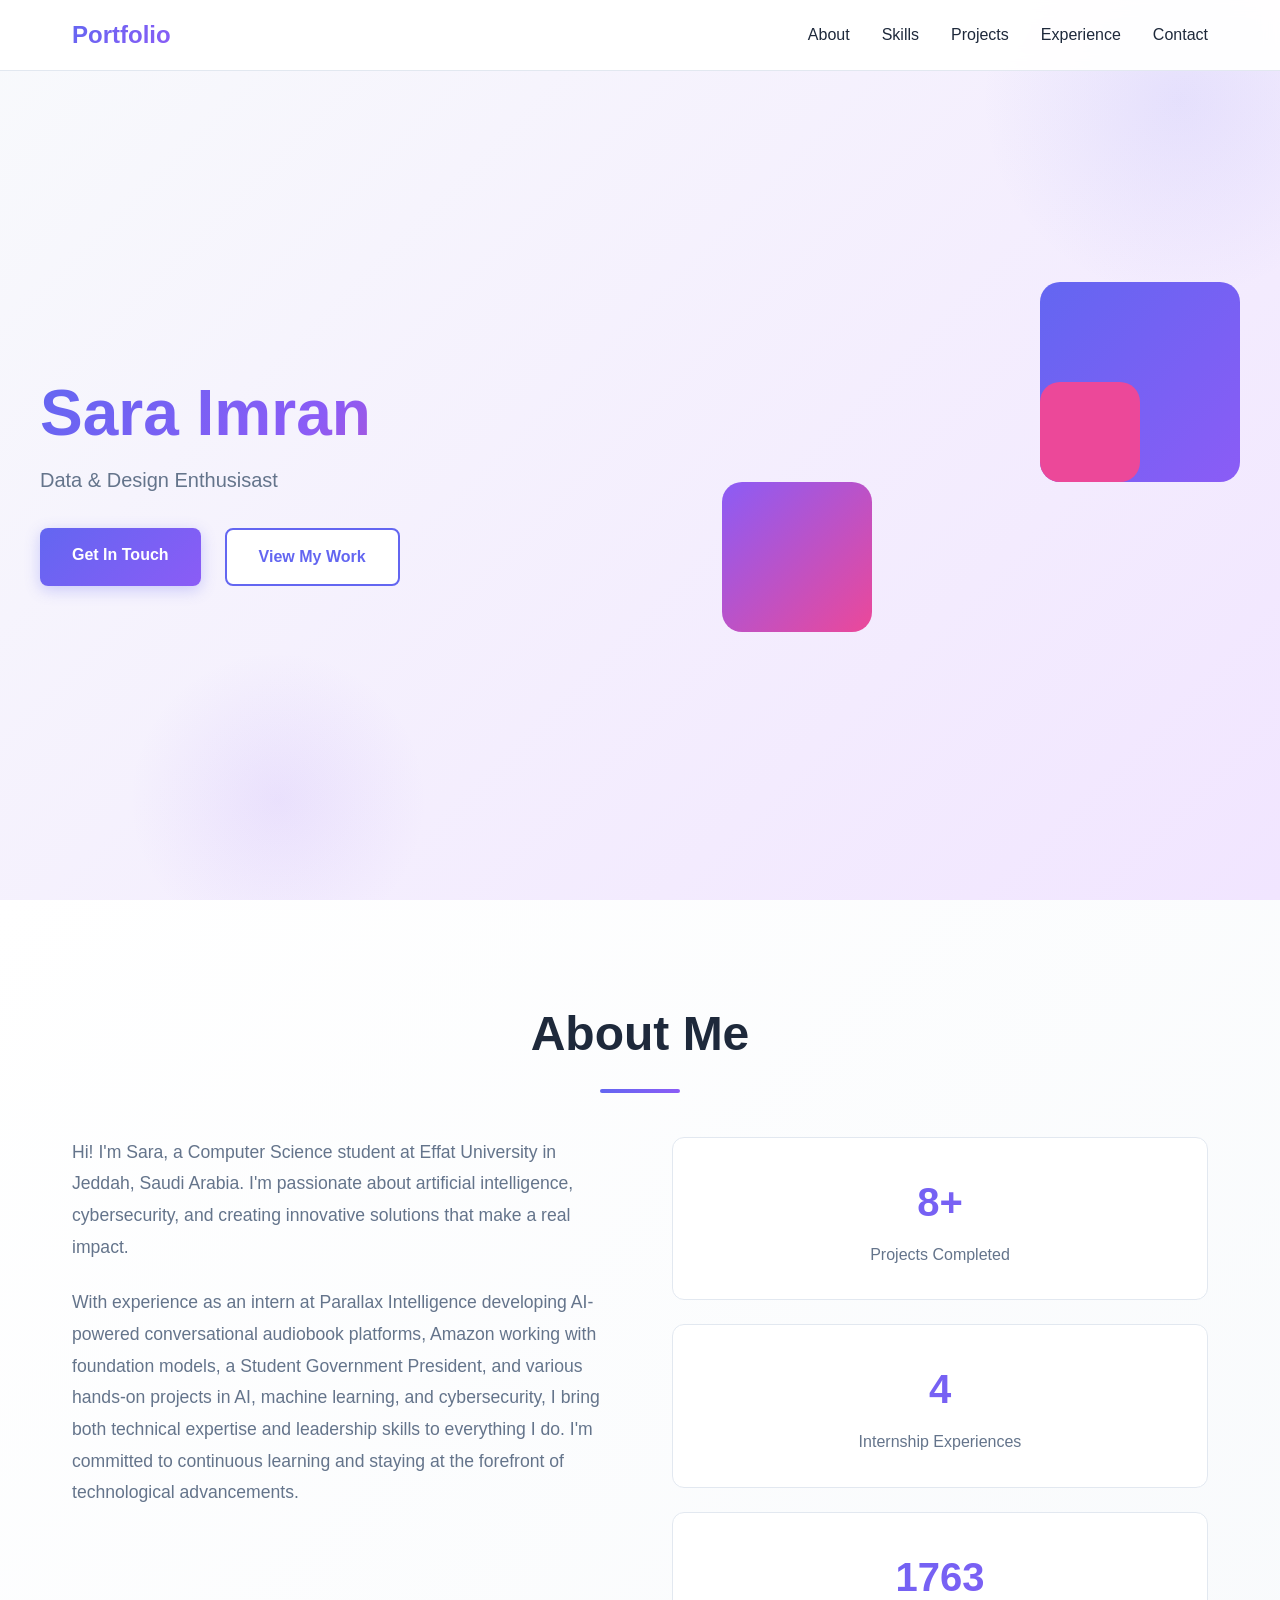
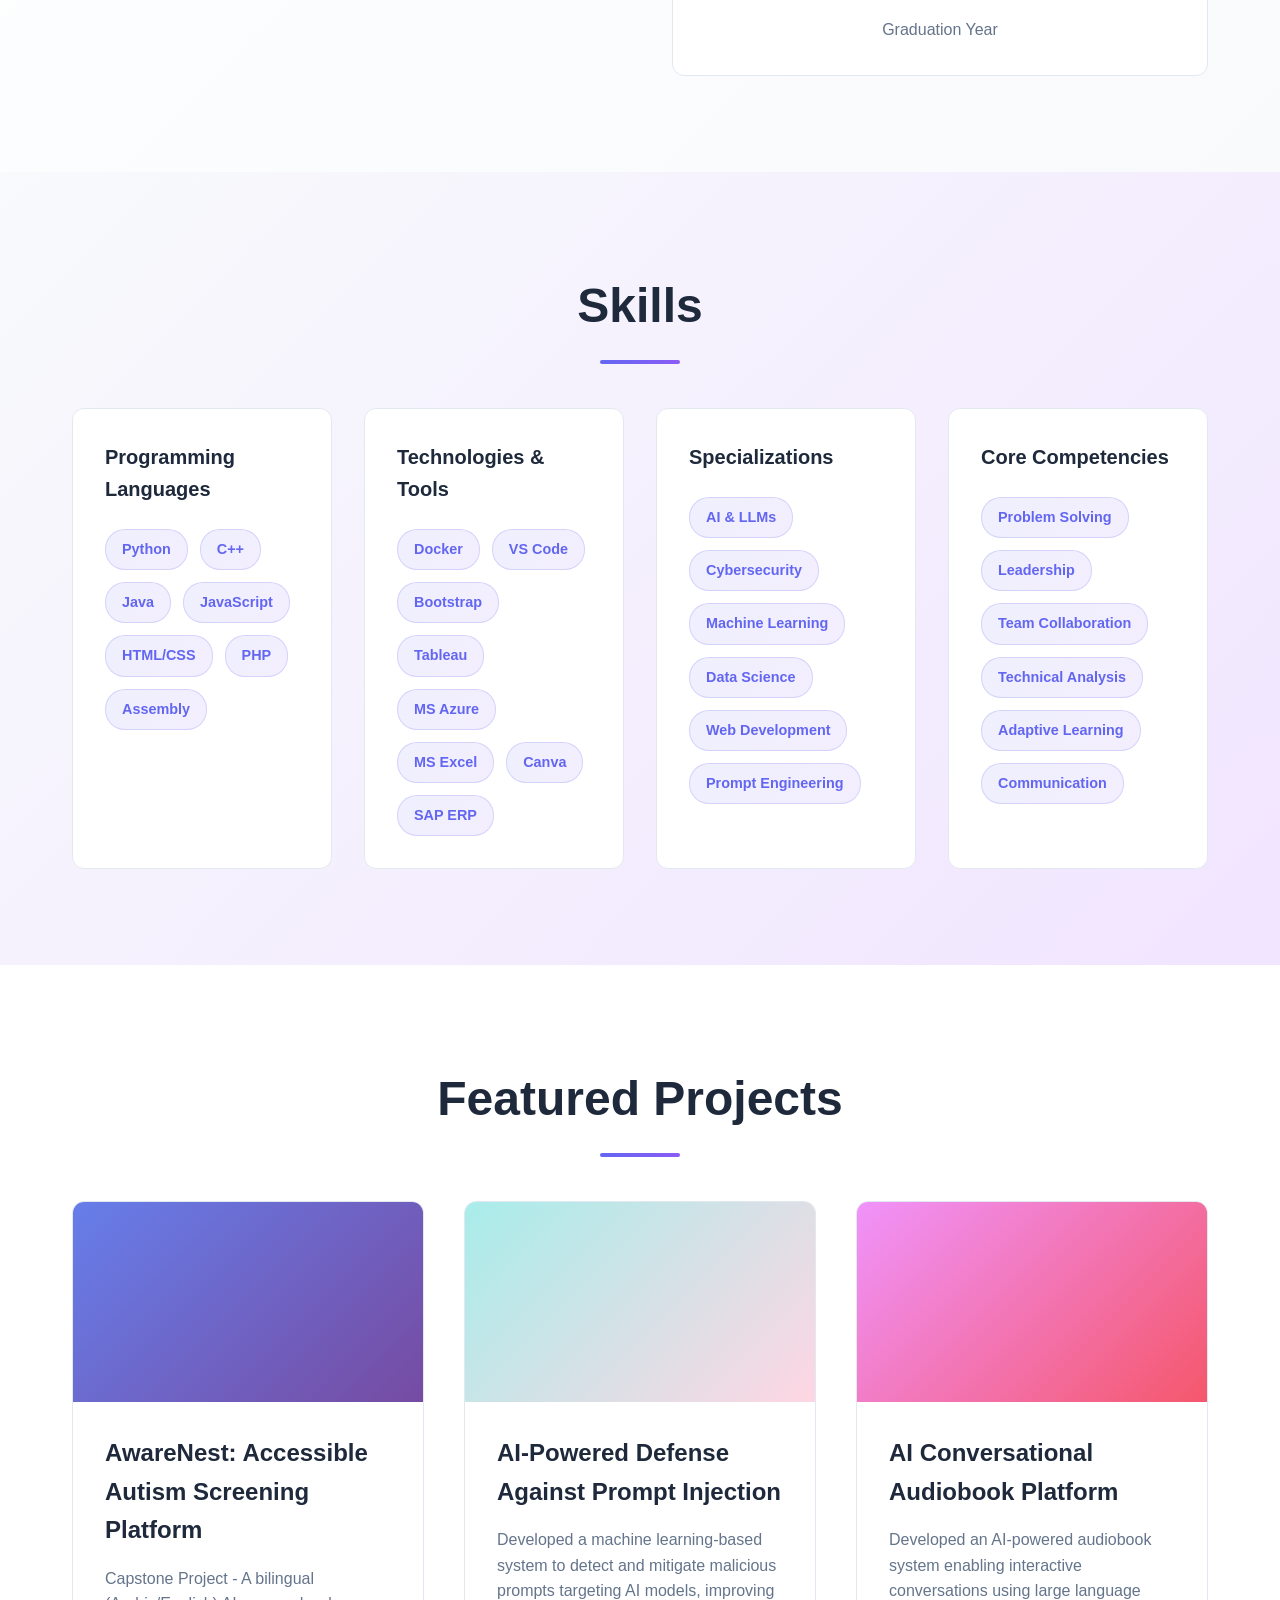
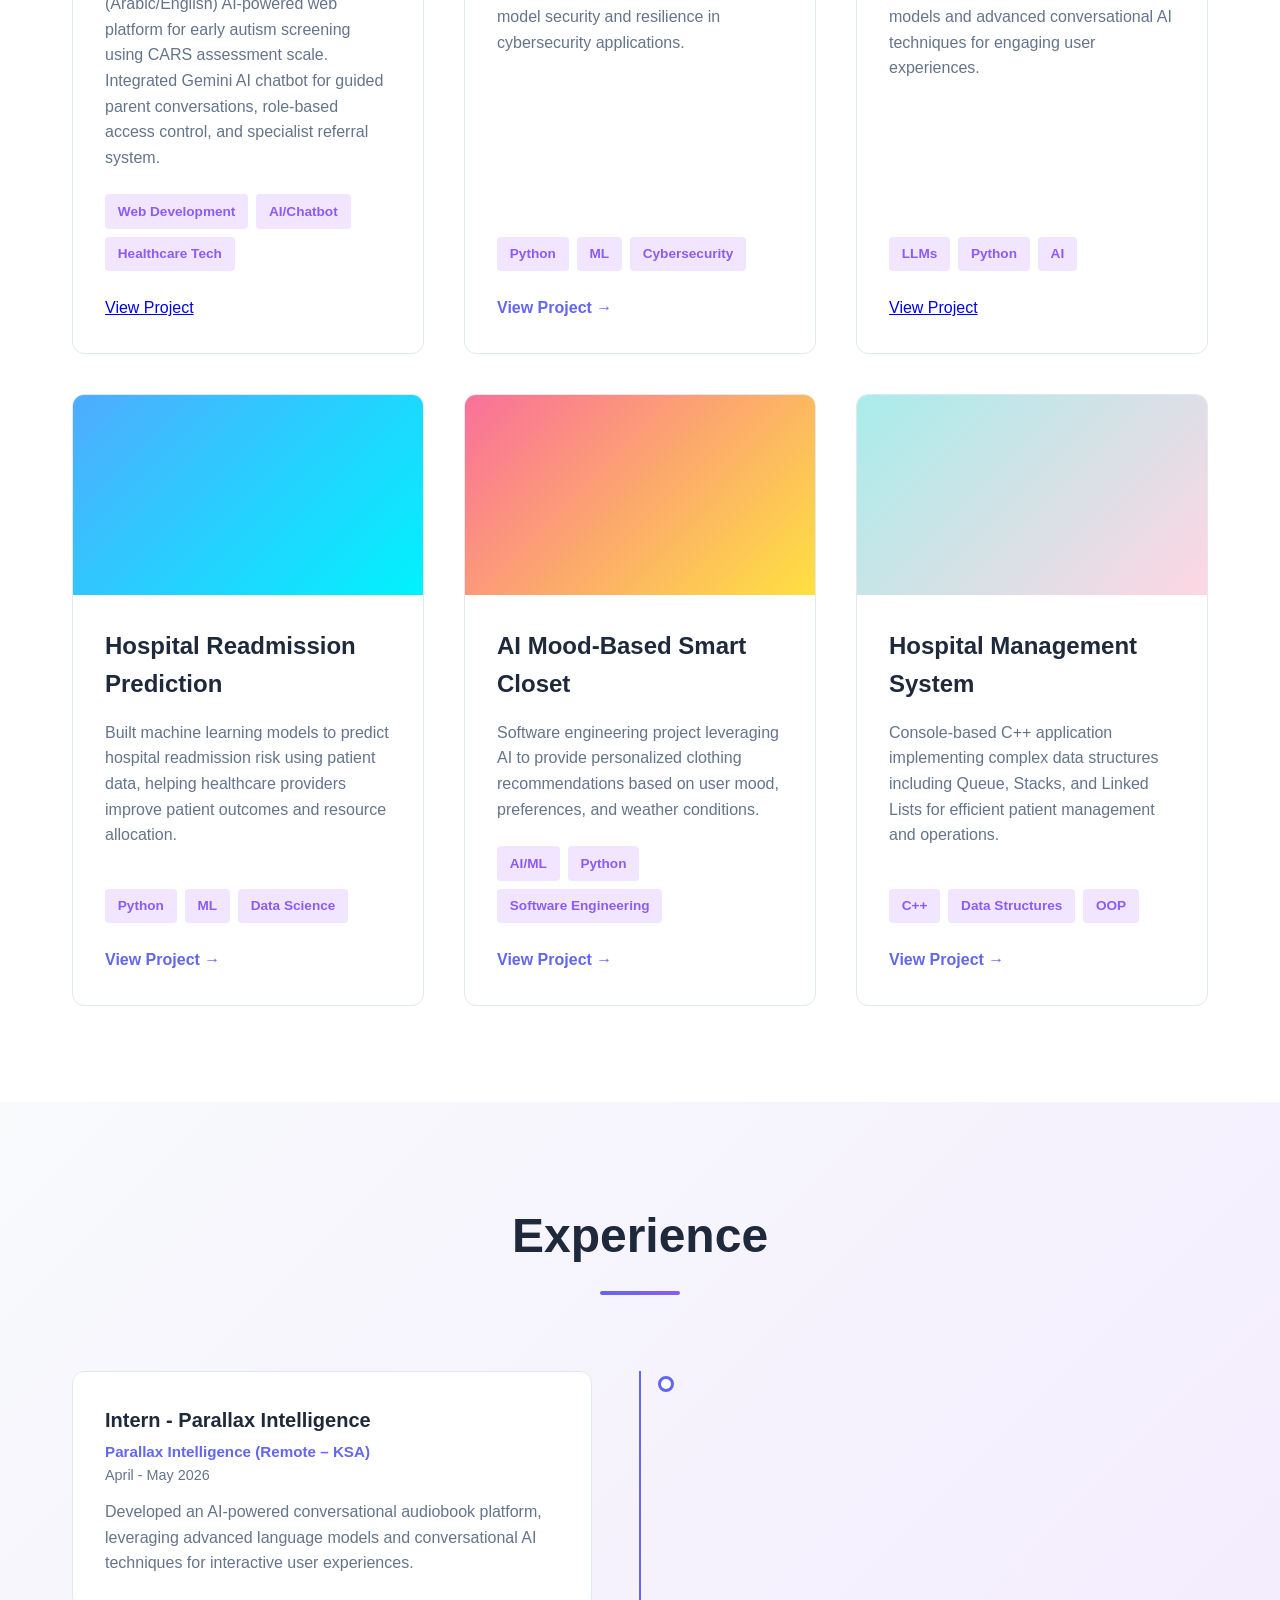
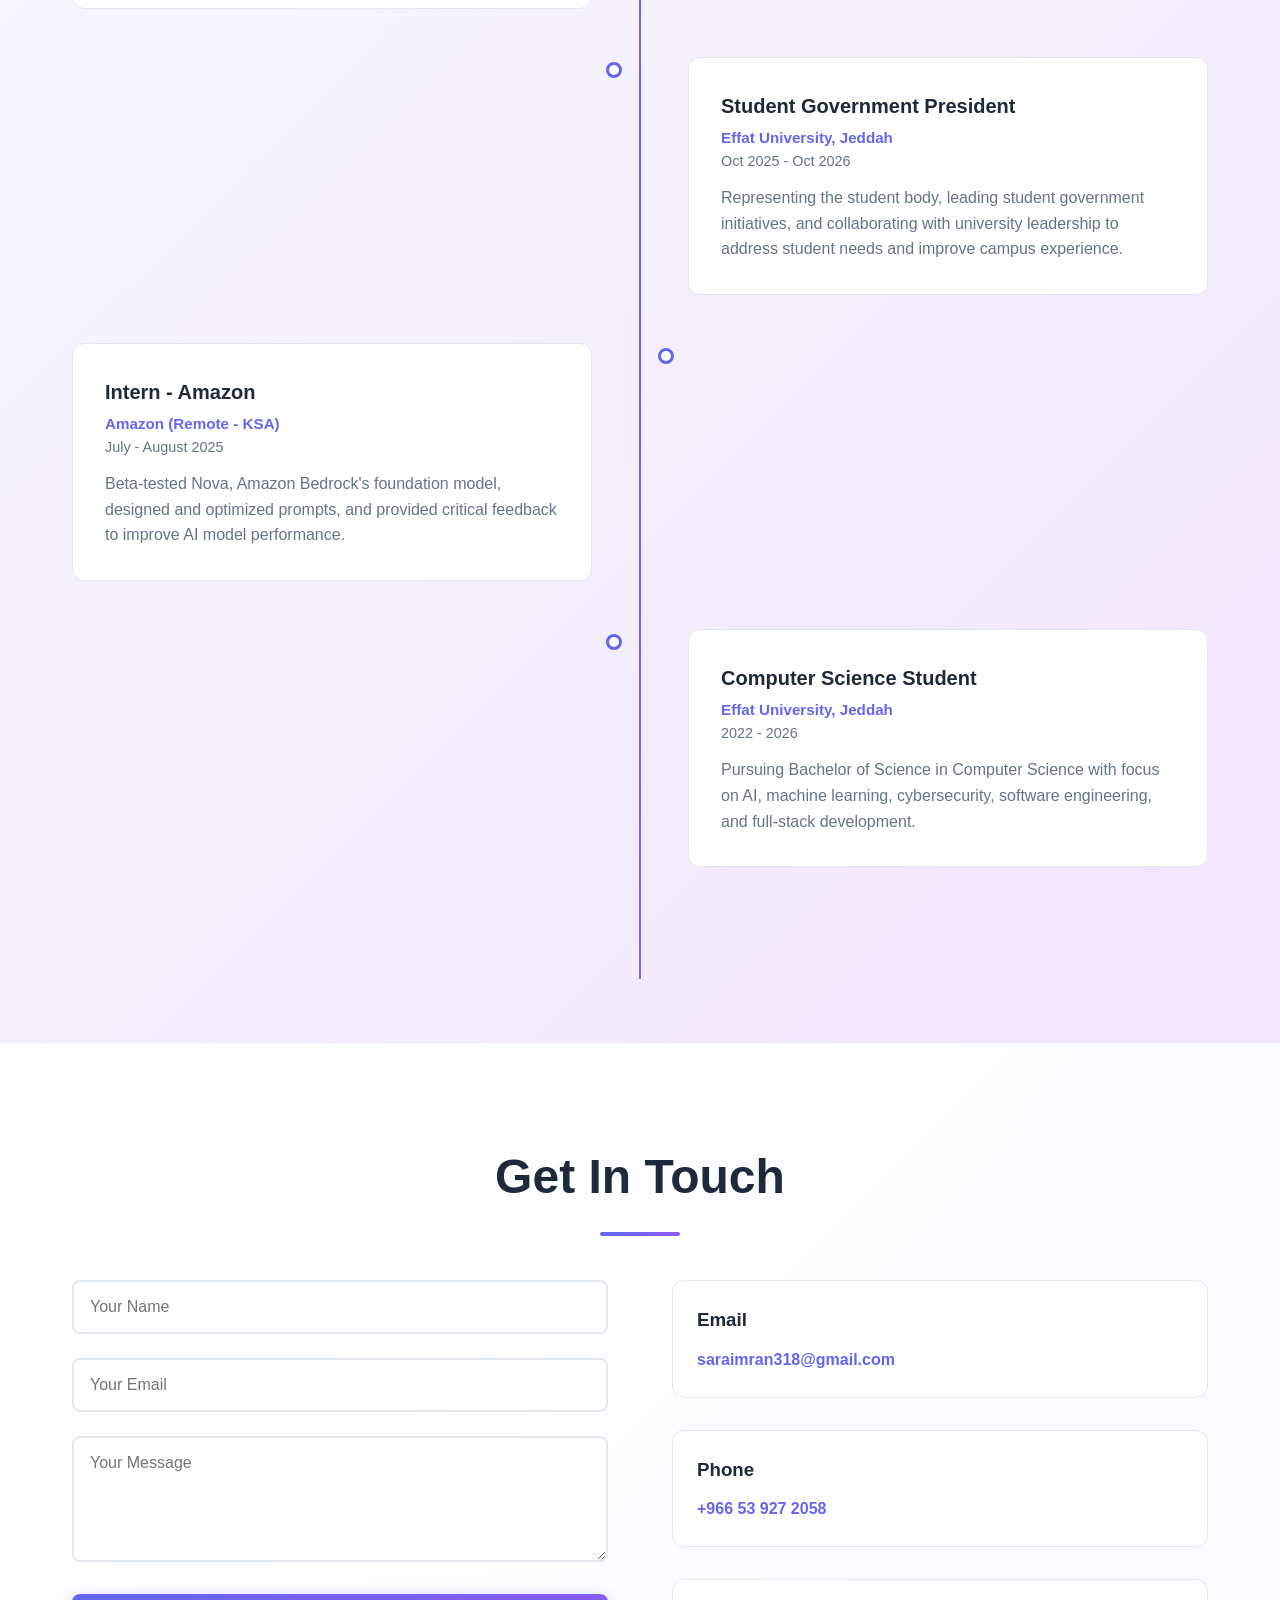
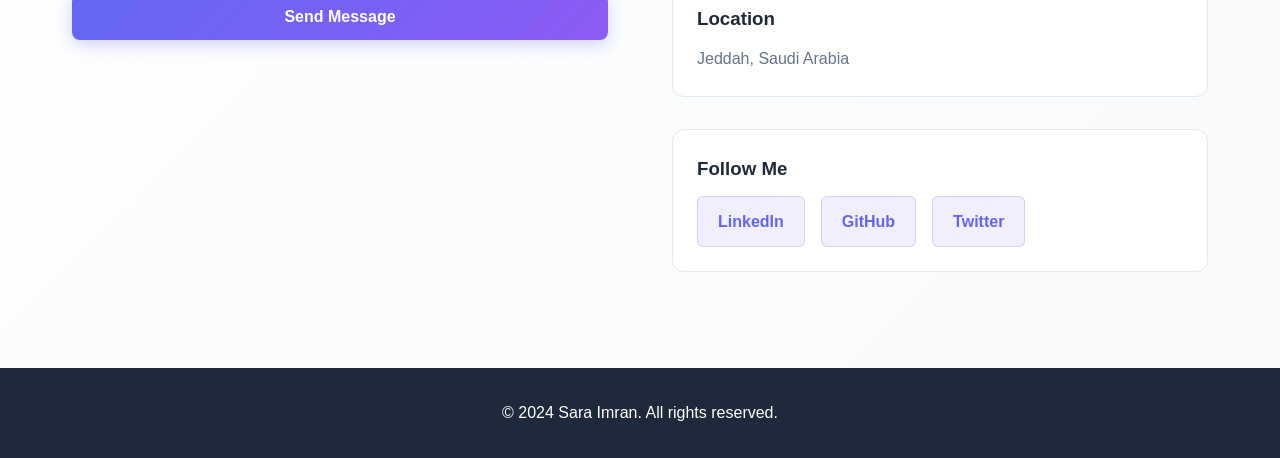
<file: index.html>
<!DOCTYPE html>
<html lang="en">
<head>
    <meta charset="UTF-8">
    <meta name="viewport" content="width=device-width, initial-scale=1.0">
    <title>Sara Imran | Portfolio | Computer Science Student & Tech Innovator</title>
    <link rel="stylesheet" href="styles.css">
</head>
<body>
    <!-- Navigation -->
    <nav class="navbar">
        <div class="nav-container">
            <div class="logo">Portfolio</div>
            <ul class="nav-menu">
                <li><a href="#about" class="nav-link">About</a></li>
                <li><a href="#skills" class="nav-link">Skills</a></li>
                <li><a href="#projects" class="nav-link">Projects</a></li>
                <li><a href="#experience" class="nav-link">Experience</a></li>
                <li><a href="#contact" class="nav-link">Contact</a></li>
            </ul>
            <div class="hamburger">
                <span></span>
                <span></span>
                <span></span>
            </div>
        </div>
    </nav>

    <!-- Hero Section -->
    <section class="hero">
        <div class="hero-content">
            <div class="hero-text">
                <h1 class="hero-title">Sara Imran</h1>
                <p class="hero-subtitle">Data & Design Enthusisast</p>
                <div class="hero-buttons">
                    <a href="#contact" class="btn btn-primary">Get In Touch</a>
                    <a href="#projects" class="btn btn-secondary">View My Work</a>
                </div>
            </div>
            <div class="hero-visual">
                <div class="geometric-shape shape-1"></div>
                <div class="geometric-shape shape-2"></div>
                <div class="geometric-shape shape-3"></div>
            </div>
        </div>
    </section>

    <!-- About Section -->
    <section id="about" class="section about">
        <div class="container">
            <h2 class="section-title">About Me</h2>
            <div class="about-content">
                <div class="about-text">
                    <p>Hi! I'm Sara, a Computer Science student at Effat University in Jeddah, Saudi Arabia. I'm passionate about artificial intelligence, cybersecurity, and creating innovative solutions that make a real impact.</p>
                    <p>With experience as an intern at Parallax Intelligence developing AI-powered conversational audiobook platforms, Amazon working with foundation models, a Student Government President, and various hands-on projects in AI, machine learning, and cybersecurity, I bring both technical expertise and leadership skills to everything I do. I'm committed to continuous learning and staying at the forefront of technological advancements.</p>
                </div>
                <div class="about-stats">
                    <div class="stat-card">
                        <h3>8+</h3>
                        <p>Projects Completed</p>
                    </div>
                    <div class="stat-card">
                        <h3>4</h3>
                        <p>Internship Experiences</p>
                    </div>
                    <div class="stat-card">
                        <h3>2027</h3>
                        <p>Graduation Year</p>
                    </div>
                </div>
            </div>
        </div>
    </section>

    <!-- Skills Section -->
    <section id="skills" class="section skills">
        <div class="container">
            <h2 class="section-title">Skills</h2>
            <div class="skills-grid">
                <div class="skill-category">
                    <h3>Programming Languages</h3>
                    <div class="skill-tags">
                        <span class="skill-tag">Python</span>
                        <span class="skill-tag">C++</span>
                        <span class="skill-tag">Java</span>
                        <span class="skill-tag">JavaScript</span>
                        <span class="skill-tag">HTML/CSS</span>
                        <span class="skill-tag">PHP</span>
                        <span class="skill-tag">Assembly</span>
                    </div>
                </div>
                <div class="skill-category">
                    <h3>Technologies & Tools</h3>
                    <div class="skill-tags">
                        <span class="skill-tag">Docker</span>
                        <span class="skill-tag">VS Code</span>
                        <span class="skill-tag">Bootstrap</span>
                        <span class="skill-tag">Tableau</span>
                        <span class="skill-tag">MS Azure</span>
                        <span class="skill-tag">MS Excel</span>
                        <span class="skill-tag">Canva</span>
                        <span class="skill-tag">SAP ERP</span>
                    </div>
                </div>
                <div class="skill-category">
                    <h3>Specializations</h3>
                    <div class="skill-tags">
                        <span class="skill-tag">AI & LLMs</span>
                        <span class="skill-tag">Cybersecurity</span>
                        <span class="skill-tag">Machine Learning</span>
                        <span class="skill-tag">Data Science</span>
                        <span class="skill-tag">Web Development</span>
                        <span class="skill-tag">Prompt Engineering</span>
                    </div>
                </div>
                <div class="skill-category">
                    <h3>Core Competencies</h3>
                    <div class="skill-tags">
                        <span class="skill-tag">Problem Solving</span>
                        <span class="skill-tag">Leadership</span>
                        <span class="skill-tag">Team Collaboration</span>
                        <span class="skill-tag">Technical Analysis</span>
                        <span class="skill-tag">Adaptive Learning</span>
                        <span class="skill-tag">Communication</span>
                    </div>
                </div>
            </div>
        </div>
    </section>

    <!-- Projects Section -->
    <section id="projects" class="section projects">
        <div class="container">
            <h2 class="section-title">Featured Projects</h2>
            <div class="projects-grid">
                <div class="project-card">
                    <div class="project-image" style="background: linear-gradient(135deg, #667eea 0%, #764ba2 100%);"></div>
                    <div class="project-content">
                        <h3>AwareNest: Accessible Autism Screening Platform</h3>
                        <p>Capstone Project - A bilingual (Arabic/English) AI-powered web platform for early autism screening using CARS assessment scale. Integrated Gemini AI chatbot for guided parent conversations, role-based access control, and specialist referral system.</p>
                        <div class="project-tech">
                            <span>Web Development</span>
                            <span>AI/Chatbot</span>
                            <span>Healthcare Tech</span>
                        </div>
                        <a href="https://awarenest.lovable.app">
                            View Project 
                        </a>
                    </div>
                </div>

                <div class="project-card">
                    <div class="project-image" style="background: linear-gradient(135deg, #a8edea 0%, #fed6e3 100%);"></div>
                    <div class="project-content">
                        <h3>AI-Powered Defense Against Prompt Injection</h3>
                        <p>Developed a machine learning-based system to detect and mitigate malicious prompts targeting AI models, improving model security and resilience in cybersecurity applications.</p>
                        <div class="project-tech">
                            <span>Python</span>
                            <span>ML</span>
                            <span>Cybersecurity</span>
                        </div>
                        <a href="#" class="project-link">
                            View Project →</a>
                    </div>
                </div>

                <div class="project-card">
                    <div class="project-image" style="background: linear-gradient(135deg, #f093fb 0%, #f5576c 100%);"></div>
                    <div class="project-content">
                        <h3>AI Conversational Audiobook Platform</h3>
                        <p>Developed an AI-powered audiobook system enabling interactive conversations using large language models and advanced conversational AI techniques for engaging user experiences.</p>
                        <div class="project-tech">
                            <span>LLMs</span>
                            <span>Python</span>
                            <span>AI</span>
                        </div>
                        <a href="projects/AIAudiobookProjectPage.html">
                            View Project
                        </a>
                    </div>
                </div>

                <div class="project-card">
                    <div class="project-image" style="background: linear-gradient(135deg, #4facfe 0%, #00f2fe 100%);"></div>
                    <div class="project-content">
                        <h3>Hospital Readmission Prediction</h3>
                        <p>Built machine learning models to predict hospital readmission risk using patient data, helping healthcare providers improve patient outcomes and resource allocation.</p>
                        <div class="project-tech">
                            <span>Python</span>
                            <span>ML</span>
                            <span>Data Science</span>
                        </div>
                        <a href="#" class="project-link">View Project →</a>
                    </div>
                </div>

                <div class="project-card">
                    <div class="project-image" style="background: linear-gradient(135deg, #fa709a 0%, #fee140 100%);"></div>
                    <div class="project-content">
                        <h3>AI Mood-Based Smart Closet</h3>
                        <p>Software engineering project leveraging AI to provide personalized clothing recommendations based on user mood, preferences, and weather conditions.</p>
                        <div class="project-tech">
                            <span>AI/ML</span>
                            <span>Python</span>
                            <span>Software Engineering</span>
                        </div>
                        <a href="#" class="project-link">View Project →</a>
                    </div>
                </div>

                <div class="project-card">
                    <div class="project-image" style="background: linear-gradient(135deg, #a8edea 0%, #fed6e3 100%);"></div>
                    <div class="project-content">
                        <h3>Hospital Management System</h3>
                        <p>Console-based C++ application implementing complex data structures including Queue, Stacks, and Linked Lists for efficient patient management and operations.</p>
                        <div class="project-tech">
                            <span>C++</span>
                            <span>Data Structures</span>
                            <span>OOP</span>
                        </div>
                        <a href="#" class="project-link">View Project →</a>
                    </div>
                </div>
            </div>
        </div>
    </section>

    <!-- Experience Section -->
    <section id="experience" class="section experience">
        <div class="container">
            <h2 class="section-title">Experience</h2>
            <div class="timeline">
                <div class="timeline-item">
                    <div class="timeline-marker"></div>
                    <div class="timeline-content">
                        <h3>Intern - Parallax Intelligence</h3>
                        <p class="company">Parallax Intelligence (Remote – KSA)</p>
                        <p class="duration">April - May 2026</p>
                        <p class="description">Developed an AI-powered conversational audiobook platform, leveraging advanced language models and conversational AI techniques for interactive user experiences.</p>
                    </div>
                </div>

                <div class="timeline-item">
                    <div class="timeline-marker"></div>
                    <div class="timeline-content">
                        <h3>Student Government President</h3>
                        <p class="company">Effat University, Jeddah</p>
                        <p class="duration">Oct 2025 - Oct 2026</p>
                        <p class="description">Representing the student body, leading student government initiatives, and collaborating with university leadership to address student needs and improve campus experience.</p>
                    </div>
                </div>

                <div class="timeline-item">
                    <div class="timeline-marker"></div>
                    <div class="timeline-content">
                        <h3>Intern - Amazon</h3>
                        <p class="company">Amazon (Remote - KSA)</p>
                        <p class="duration">July - August 2025</p>
                        <p class="description">Beta-tested Nova, Amazon Bedrock's foundation model, designed and optimized prompts, and provided critical feedback to improve AI model performance.</p>
                    </div>
                </div>

                <div class="timeline-item">
                    <div class="timeline-marker"></div>
                    <div class="timeline-content">
                        <h3>Computer Science Student</h3>
                        <p class="company">Effat University, Jeddah</p>
                        <p class="duration">2022 - 2026</p>
                        <p class="description">Pursuing Bachelor of Science in Computer Science with focus on AI, machine learning, cybersecurity, software engineering, and full-stack development.</p>
                    </div>
                </div>
            </div>
        </div>
    </section>

    <!-- Contact Section -->
    <section id="contact" class="section contact">
        <div class="container">
            <h2 class="section-title">Get In Touch</h2>
            <div class="contact-content">
                <form class="contact-form" id="contactForm">
                    <div class="form-group">
                        <input type="text" placeholder="Your Name" required>
                    </div>
                    <div class="form-group">
                        <input type="email" placeholder="Your Email" required>
                    </div>
                    <div class="form-group">
                        <textarea placeholder="Your Message" rows="5" required></textarea>
                    </div>
                    <button type="submit" class="btn btn-primary">Send Message</button>
                </form>

                <div class="contact-info">
                    <div class="contact-item">
                        <h3>Email</h3>
                        <p><a href="mailto:saraimran318@gmail.com">saraimran318@gmail.com</a></p>
                    </div>
                    <div class="contact-item">
                        <h3>Phone</h3>
                        <p><a href="tel:+966539272058">+966 53 927 2058</a></p>
                    </div>
                    <div class="contact-item">
                        <h3>Location</h3>
                        <p>Jeddah, Saudi Arabia</p>
                    </div>
                    <div class="contact-item social">
                        <h3>Follow Me</h3>
                        <div class="social-links">
                            <a href="https://www.linkedin.com/in/saraimran1019" class="social-link">LinkedIn</a>
                            <a href="https://github.com" class="social-link">GitHub</a>
                            <a href="https://twitter.com" class="social-link">Twitter</a>
                        </div>
                    </div>
                </div>
            </div>
        </div>
    </section>

    <!-- Footer -->
    <footer class="footer">
        <div class="container">
            <p>&copy; 2024 Sara Imran. All rights reserved.</p>
        </div>
    </footer>

    <script src="script.js"></script>
</body>
</html>
</file>
<file: styles.css>
/* ============================================
   ROOT VARIABLES & TYPOGRAPHY
   ============================================ */

:root {
    --primary-color: #6366f1;
    --secondary-color: #8b5cf6;
    --accent-color: #ec4899;
    --dark-bg: #0f172a;
    --light-bg: #f8fafc;
    --text-dark: #1e293b;
    --text-light: #64748b;
    --border-color: #e2e8f0;
    --success-color: #10b981;
    
    --font-serif: 'Georgia', serif;
    --font-sans: -apple-system, BlinkMacSystemFont, 'Segoe UI', 'Roboto', 'Oxygen', 'Ubuntu', 'Cantarell', sans-serif;
    
    --transition-fast: 0.2s ease-in-out;
    --transition-normal: 0.3s ease-in-out;
    --transition-slow: 0.5s ease-in-out;
}

/* ============================================
   RESET & GLOBAL STYLES
   ============================================ */

* {
    margin: 0;
    padding: 0;
    box-sizing: border-box;
}

html {
    scroll-behavior: smooth;
}

body {
    font-family: var(--font-sans);
    color: var(--text-dark);
    background-color: #ffffff;
    line-height: 1.6;
    overflow-x: hidden;
}

/* ============================================
   NAVIGATION BAR
   ============================================ */

.navbar {
    position: fixed;
    top: 0;
    width: 100%;
    background: rgba(255, 255, 255, 0.95);
    backdrop-filter: blur(10px);
    z-index: 1000;
    border-bottom: 1px solid var(--border-color);
    padding: 1rem 0;
    transition: all var(--transition-normal);
}

.navbar.scrolled {
    box-shadow: 0 2px 20px rgba(0, 0, 0, 0.08);
}

.nav-container {
    max-width: 1200px;
    margin: 0 auto;
    padding: 0 2rem;
    display: flex;
    justify-content: space-between;
    align-items: center;
}

.logo {
    font-size: 1.5rem;
    font-weight: 700;
    background: linear-gradient(135deg, var(--primary-color), var(--secondary-color));
    -webkit-background-clip: text;
    -webkit-text-fill-color: transparent;
    background-clip: text;
}

.nav-menu {
    display: flex;
    list-style: none;
    gap: 2rem;
}

.nav-link {
    text-decoration: none;
    color: var(--text-dark);
    font-weight: 500;
    position: relative;
    transition: color var(--transition-normal);
}

.nav-link::after {
    content: '';
    position: absolute;
    bottom: -5px;
    left: 0;
    width: 0;
    height: 2px;
    background: var(--primary-color);
    transition: width var(--transition-normal);
}

.nav-link:hover {
    color: var(--primary-color);
}

.nav-link:hover::after {
    width: 100%;
}

.hamburger {
    display: none;
    flex-direction: column;
    cursor: pointer;
    gap: 0.4rem;
}

.hamburger span {
    width: 25px;
    height: 3px;
    background-color: var(--text-dark);
    border-radius: 2px;
    transition: all var(--transition-normal);
}

/* ============================================
   HERO SECTION
   ============================================ */

.hero {
    min-height: 100vh;
    display: flex;
    align-items: center;
    padding: 8rem 2rem 4rem;
    background: linear-gradient(135deg, #f8fafc 0%, #f1e5ff 100%);
    position: relative;
    overflow: hidden;
}

.hero::before {
    content: '';
    position: absolute;
    width: 400px;
    height: 400px;
    border-radius: 50%;
    background: radial-gradient(circle, rgba(99, 102, 241, 0.1) 0%, transparent 70%);
    top: -100px;
    right: -100px;
    z-index: 0;
}

.hero::after {
    content: '';
    position: absolute;
    width: 300px;
    height: 300px;
    border-radius: 50%;
    background: radial-gradient(circle, rgba(139, 92, 246, 0.1) 0%, transparent 70%);
    bottom: -50px;
    left: 10%;
    z-index: 0;
}

.hero-content {
    max-width: 1200px;
    margin: 0 auto;
    width: 100%;
    display: grid;
    grid-template-columns: 1fr 1fr;
    gap: 4rem;
    align-items: center;
    z-index: 1;
}

.hero-text {
    animation: slideInLeft 0.8s ease-out;
}

.hero-title {
    font-size: 4rem;
    font-weight: 800;
    line-height: 1.1;
    margin-bottom: 1rem;
    background: linear-gradient(135deg, var(--primary-color), var(--secondary-color), var(--accent-color));
    -webkit-background-clip: text;
    -webkit-text-fill-color: transparent;
    background-clip: text;
}

.hero-subtitle {
    font-size: 1.25rem;
    color: var(--text-light);
    margin-bottom: 2rem;
    font-weight: 300;
}

.hero-buttons {
    display: flex;
    gap: 1.5rem;
    flex-wrap: wrap;
}

.btn {
    padding: 0.875rem 2rem;
    border-radius: 8px;
    text-decoration: none;
    font-weight: 600;
    display: inline-block;
    transition: all var(--transition-normal);
    border: none;
    cursor: pointer;
    font-size: 1rem;
}

.btn-primary {
    background: linear-gradient(135deg, var(--primary-color), var(--secondary-color));
    color: white;
    box-shadow: 0 4px 15px rgba(99, 102, 241, 0.3);
}

.btn-primary:hover {
    transform: translateY(-2px);
    box-shadow: 0 6px 25px rgba(99, 102, 241, 0.4);
}

.btn-secondary {
    background: white;
    color: var(--primary-color);
    border: 2px solid var(--primary-color);
}

.btn-secondary:hover {
    background: var(--primary-color);
    color: white;
    transform: translateY(-2px);
}

.hero-visual {
    position: relative;
    height: 400px;
    animation: slideInRight 0.8s ease-out;
}

.geometric-shape {
    position: absolute;
    border-radius: 20px;
    animation: float 6s ease-in-out infinite;
}

.shape-1 {
    width: 200px;
    height: 200px;
    background: linear-gradient(135deg, var(--primary-color), var(--secondary-color));
    top: 0;
    right: 0;
    animation-delay: 0s;
}

.shape-2 {
    width: 150px;
    height: 150px;
    background: linear-gradient(135deg, var(--secondary-color), var(--accent-color));
    bottom: 50px;
    left: 50px;
    animation-delay: 1s;
}

.shape-3 {
    width: 100px;
    height: 100px;
    background: var(--accent-color);
    bottom: 200px;
    right: 100px;
    animation-delay: 2s;
}

/* ============================================
   CONTAINER & SECTION STYLES
   ============================================ */

.container {
    max-width: 1200px;
    margin: 0 auto;
    padding: 0 2rem;
}

.section {
    padding: 6rem 0;
}

.section-title {
    font-size: 3rem;
    font-weight: 800;
    margin-bottom: 4rem;
    text-align: center;
    position: relative;
    display: inline-block;
    width: 100%;
}

.section-title::after {
    content: '';
    position: absolute;
    width: 80px;
    height: 4px;
    background: linear-gradient(90deg, var(--primary-color), var(--secondary-color));
    bottom: -20px;
    left: 50%;
    transform: translateX(-50%);
    border-radius: 2px;
}

/* ============================================
   ABOUT SECTION
   ============================================ */

.about {
    background: linear-gradient(135deg, #ffffff 0%, #f8fafc 100%);
}

.about-content {
    display: grid;
    grid-template-columns: 1fr 1fr;
    gap: 4rem;
    align-items: start;
}

.about-text p {
    font-size: 1.1rem;
    color: var(--text-light);
    margin-bottom: 1.5rem;
    line-height: 1.8;
}

.about-stats {
    display: grid;
    grid-template-columns: 1fr;
    gap: 1.5rem;
}

.stat-card {
    background: white;
    padding: 2rem;
    border-radius: 12px;
    border: 1px solid var(--border-color);
    text-align: center;
    transition: all var(--transition-normal);
    cursor: pointer;
}

.stat-card:hover {
    border-color: var(--primary-color);
    box-shadow: 0 4px 20px rgba(99, 102, 241, 0.15);
    transform: translateY(-5px);
}

.stat-card h3 {
    font-size: 2.5rem;
    background: linear-gradient(135deg, var(--primary-color), var(--secondary-color));
    -webkit-background-clip: text;
    -webkit-text-fill-color: transparent;
    background-clip: text;
    margin-bottom: 0.5rem;
}

.stat-card p {
    color: var(--text-light);
    font-weight: 500;
}

/* ============================================
   SKILLS SECTION
   ============================================ */

.skills {
    background: linear-gradient(135deg, #f8fafc 0%, #f1e5ff 100%);
}

.skills-grid {
    display: grid;
    grid-template-columns: repeat(auto-fit, minmax(250px, 1fr));
    gap: 2rem;
}

.skill-category {
    background: white;
    padding: 2rem;
    border-radius: 12px;
    transition: all var(--transition-normal);
    border: 1px solid var(--border-color);
}

.skill-category:hover {
    box-shadow: 0 10px 30px rgba(99, 102, 241, 0.15);
    transform: translateY(-8px);
    border-color: var(--primary-color);
}

.skill-category h3 {
    font-size: 1.25rem;
    margin-bottom: 1.5rem;
    color: var(--text-dark);
}

.skill-tags {
    display: flex;
    flex-wrap: wrap;
    gap: 0.75rem;
}

.skill-tag {
    display: inline-block;
    background: linear-gradient(135deg, rgba(99, 102, 241, 0.1), rgba(139, 92, 246, 0.1));
    color: var(--primary-color);
    padding: 0.5rem 1rem;
    border-radius: 20px;
    font-size: 0.9rem;
    font-weight: 600;
    border: 1px solid rgba(99, 102, 241, 0.2);
    transition: all var(--transition-normal);
}

.skill-tag:hover {
    background: linear-gradient(135deg, var(--primary-color), var(--secondary-color));
    color: white;
    border-color: transparent;
    transform: scale(1.05);
}

/* ============================================
   PROJECTS SECTION
   ============================================ */

.projects {
    background: white;
}

.projects-grid {
    display: grid;
    grid-template-columns: repeat(auto-fill, minmax(350px, 1fr));
    gap: 2.5rem;
}

.project-card {
    background: white;
    border-radius: 12px;
    overflow: hidden;
    transition: all var(--transition-normal);
    border: 1px solid var(--border-color);
    display: flex;
    flex-direction: column;
}

.project-card:hover {
    box-shadow: 0 15px 40px rgba(0, 0, 0, 0.1);
    transform: translateY(-10px);
    border-color: var(--primary-color);
}

.project-image {
    width: 100%;
    height: 200px;
    background: linear-gradient(135deg, var(--primary-color), var(--secondary-color));
    transition: transform var(--transition-normal);
}

.project-card:hover .project-image {
    transform: scale(1.05);
}

.project-content {
    padding: 2rem;
    flex: 1;
    display: flex;
    flex-direction: column;
}

.project-content h3 {
    font-size: 1.5rem;
    margin-bottom: 1rem;
    color: var(--text-dark);
}

.project-content p {
    color: var(--text-light);
    margin-bottom: 1.5rem;
    flex: 1;
}

.project-tech {
    display: flex;
    flex-wrap: wrap;
    gap: 0.5rem;
    margin-bottom: 1.5rem;
}

.project-tech span {
    display: inline-block;
    background: #f1e5ff;
    color: var(--secondary-color);
    padding: 0.4rem 0.8rem;
    border-radius: 4px;
    font-size: 0.85rem;
    font-weight: 600;
}

.project-link {
    color: var(--primary-color);
    text-decoration: none;
    font-weight: 600;
    display: inline-flex;
    align-items: center;
    transition: all var(--transition-normal);
    width: fit-content;
}

.project-link:hover {
    gap: 0.5rem;
    transform: translateX(5px);
}

/* ============================================
   EXPERIENCE SECTION
   ============================================ */

.experience {
    background: linear-gradient(135deg, #f8fafc 0%, #f1e5ff 100%);
}

.timeline {
    position: relative;
    padding: 2rem 0;
}

.timeline::before {
    content: '';
    position: absolute;
    left: 50%;
    transform: translateX(-50%);
    width: 2px;
    height: 100%;
    background: linear-gradient(180deg, var(--primary-color), var(--secondary-color));
}

.timeline-item {
    margin-bottom: 3rem;
    position: relative;
}

.timeline-item:nth-child(odd) {
    margin-left: 0;
    margin-right: 50%;
    padding-right: 3rem;
}

.timeline-item:nth-child(even) {
    margin-left: 50%;
    margin-right: 0;
    padding-left: 3rem;
}

.timeline-marker {
    position: absolute;
    width: 16px;
    height: 16px;
    background: white;
    border: 3px solid var(--primary-color);
    border-radius: 50%;
    top: 5px;
}

.timeline-item:nth-child(odd) .timeline-marker {
    right: -34px;
}

.timeline-item:nth-child(even) .timeline-marker {
    left: -34px;
}

.timeline-content {
    background: white;
    padding: 2rem;
    border-radius: 12px;
    border: 1px solid var(--border-color);
    transition: all var(--transition-normal);
}

.timeline-content:hover {
    box-shadow: 0 10px 30px rgba(99, 102, 241, 0.15);
    border-color: var(--primary-color);
}

.timeline-content h3 {
    font-size: 1.25rem;
    margin-bottom: 0.25rem;
    color: var(--text-dark);
}

.timeline-content .company {
    color: var(--primary-color);
    font-weight: 600;
    font-size: 0.95rem;
}

.timeline-content .duration {
    color: var(--text-light);
    font-size: 0.9rem;
    margin-bottom: 0.75rem;
}

.timeline-content .description {
    color: var(--text-light);
    line-height: 1.6;
}

/* ============================================
   CONTACT SECTION
   ============================================ */

.contact {
    background: linear-gradient(135deg, #ffffff 0%, #f8fafc 100%);
}

.contact-content {
    display: grid;
    grid-template-columns: 1fr 1fr;
    gap: 4rem;
}

.contact-form {
    display: flex;
    flex-direction: column;
    gap: 1.5rem;
}

.form-group {
    position: relative;
}

.form-group input,
.form-group textarea {
    width: 100%;
    padding: 1rem;
    border: 2px solid var(--border-color);
    border-radius: 8px;
    font-family: var(--font-sans);
    font-size: 1rem;
    transition: all var(--transition-normal);
    background: white;
}

.form-group input:focus,
.form-group textarea:focus {
    outline: none;
    border-color: var(--primary-color);
    box-shadow: 0 0 0 3px rgba(99, 102, 241, 0.1);
}

.contact-info {
    display: grid;
    grid-template-columns: 1fr;
    gap: 2rem;
}

.contact-item {
    padding: 1.5rem;
    background: white;
    border-radius: 12px;
    border: 1px solid var(--border-color);
    transition: all var(--transition-normal);
}

.contact-item:hover {
    border-color: var(--primary-color);
    box-shadow: 0 4px 20px rgba(99, 102, 241, 0.15);
}

.contact-item h3 {
    margin-bottom: 0.75rem;
    color: var(--text-dark);
}

.contact-item p {
    color: var(--text-light);
    line-height: 1.6;
}

.contact-item a {
    color: var(--primary-color);
    text-decoration: none;
    font-weight: 600;
    transition: color var(--transition-normal);
}

.contact-item a:hover {
    color: var(--secondary-color);
}

.social-links {
    display: flex;
    gap: 1rem;
    flex-wrap: wrap;
}

.social-link {
    display: inline-block;
    padding: 0.75rem 1.25rem;
    background: linear-gradient(135deg, rgba(99, 102, 241, 0.1), rgba(139, 92, 246, 0.1));
    color: var(--primary-color);
    border-radius: 6px;
    text-decoration: none;
    font-weight: 600;
    transition: all var(--transition-normal);
    border: 1px solid rgba(99, 102, 241, 0.2);
}

.social-link:hover {
    background: linear-gradient(135deg, var(--primary-color), var(--secondary-color));
    color: white;
    border-color: transparent;
    transform: translateY(-3px);
}

/* ============================================
   FOOTER
   ============================================ */

.footer {
    background: var(--text-dark);
    color: white;
    text-align: center;
    padding: 2rem;
}

/* ============================================
   ANIMATIONS
   ============================================ */

@keyframes slideInLeft {
    from {
        opacity: 0;
        transform: translateX(-50px);
    }
    to {
        opacity: 1;
        transform: translateX(0);
    }
}

@keyframes slideInRight {
    from {
        opacity: 0;
        transform: translateX(50px);
    }
    to {
        opacity: 1;
        transform: translateX(0);
    }
}

@keyframes float {
    0%, 100% {
        transform: translateY(0px);
    }
    50% {
        transform: translateY(-20px);
    }
}

@keyframes fadeInUp {
    from {
        opacity: 0;
        transform: translateY(30px);
    }
    to {
        opacity: 1;
        transform: translateY(0);
    }
}

/* ============================================
   RESPONSIVE DESIGN
   ============================================ */

@media (max-width: 768px) {
    .hamburger {
        display: flex;
    }

    .nav-menu {
        position: fixed;
        left: -100%;
        top: 70px;
        flex-direction: column;
        background-color: white;
        width: 100%;
        text-align: center;
        transition: 0.3s;
        box-shadow: 0 10px 27px rgba(0, 0, 0, 0.05);
        padding: 2rem 0;
        gap: 0;
    }

    .nav-menu.active {
        left: 0;
    }

    .nav-link {
        display: block;
        padding: 1.5rem;
    }

    .hero {
        padding: 6rem 1rem 3rem;
    }

    .hero-content {
        grid-template-columns: 1fr;
    }

    .hero-title {
        font-size: 2.5rem;
    }

    .hero-subtitle {
        font-size: 1rem;
    }

    .hero-buttons {
        flex-direction: column;
    }

    .btn {
        width: 100%;
        text-align: center;
    }

    .hero-visual {
        display: none;
    }

    .section {
        padding: 4rem 0;
    }

    .section-title {
        font-size: 2rem;
    }

    .about-content {
        grid-template-columns: 1fr;
    }

    .projects-grid {
        grid-template-columns: 1fr;
    }

    .contact-content {
        grid-template-columns: 1fr;
    }

    .timeline::before {
        left: 15px;
    }

    .timeline-item:nth-child(odd),
    .timeline-item:nth-child(even) {
        margin-left: 0;
        margin-right: 0;
        padding-left: 60px;
        padding-right: 0;
    }

    .timeline-item:nth-child(odd) .timeline-marker,
    .timeline-item:nth-child(even) .timeline-marker {
        left: 0;
    }
}

@media (max-width: 480px) {
    .nav-container {
        padding: 0 1rem;
    }

    .hero-title {
        font-size: 1.75rem;
    }

    .hero-buttons {
        gap: 1rem;
    }

    .section-title {
        font-size: 1.5rem;
        margin-bottom: 2rem;
    }

    .skills-grid {
        grid-template-columns: 1fr;
    }

    .about-stats {
        grid-template-columns: 1fr;
    }

    .cv-upload {
        flex-direction: column;
    }

    .contact-form .btn {
        width: 100%;
    }
}
</file>
